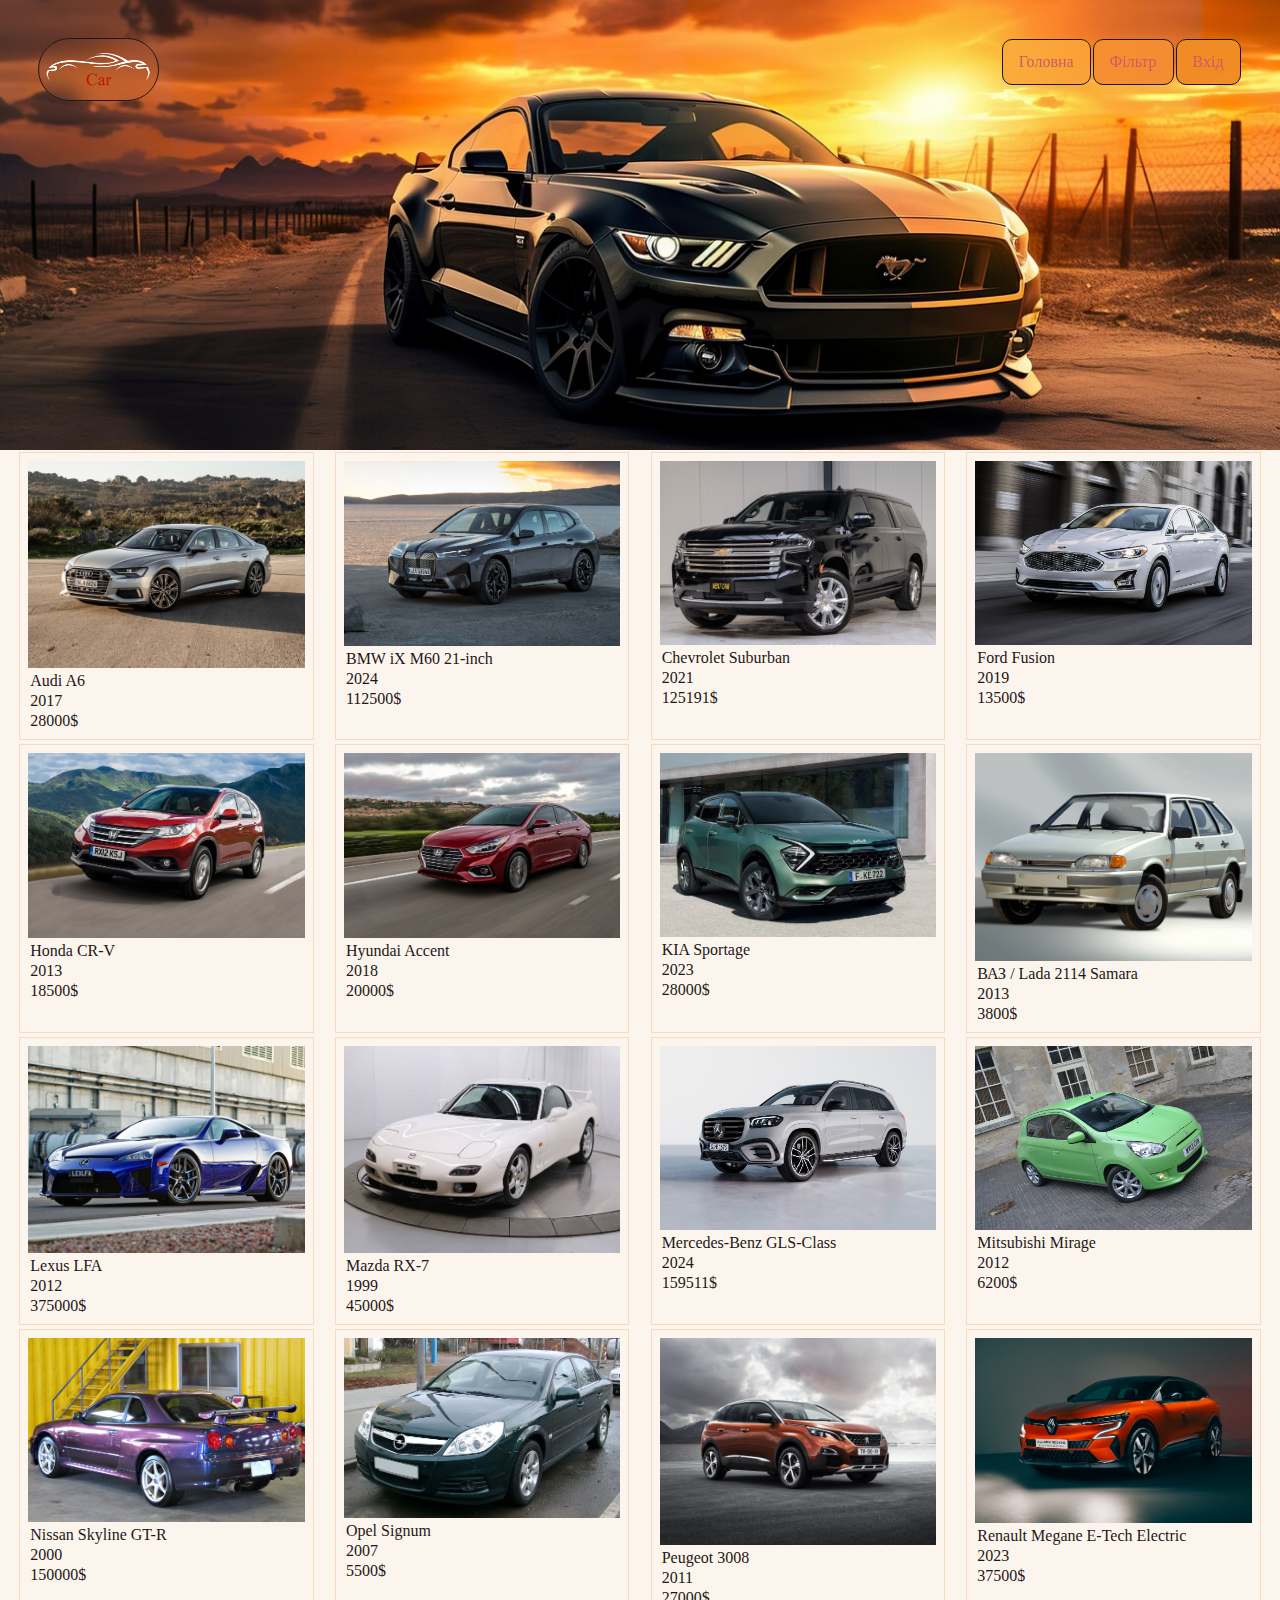
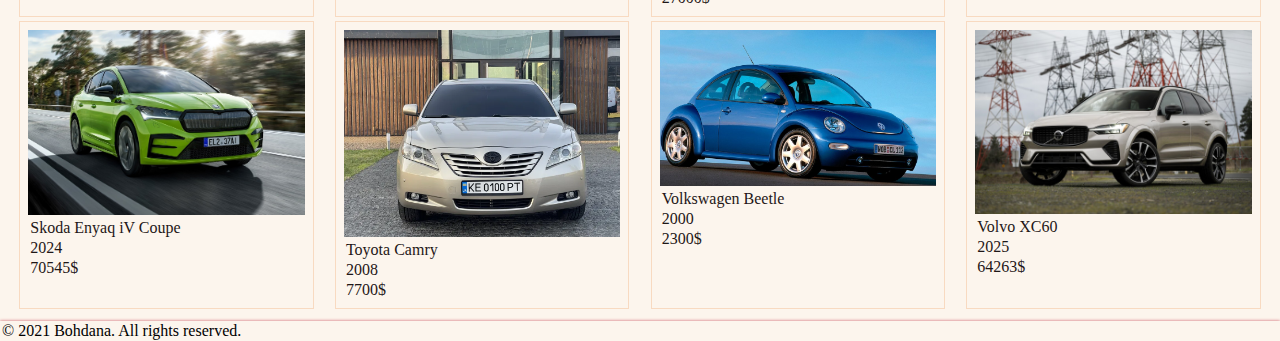
<file: index.html>
<!DOCTYPE html>
<html lang="en">
<head>
    <meta charset="UTF-8">
    <title>Main page</title>
    <link rel="stylesheet" href="styles/reset.css">
    <link rel="stylesheet" href="styles/main-page.css">
    <link rel="stylesheet" href="styles/index.css">
</head>
<body>
<div class="main-wrapper">

    <header class="header">
        <div class="header-container">
            <div class="logo">
                <a href="#">
                    <img src="icons/logo.png" alt="logo" class="logo-img">
                </a>
            </div>

            <ul class="nav">
                <li class="nav_item">
                    <a href="index.html" class="nav_link">Головна</a>
                </li>
                <li class="nav_item">
                    <a href="pages/filter.html" class="nav_link">Фільтр</a>
                </li>
                <li class="nav_item">
                    <a href="pages/authorization.html" class="nav_link">Вхід</a>
                </li>
            </ul>
        </div>
    </header>


    <div class="products-wrapper">

        <div class="product">
            <a href="" class="product__link">

                <img src="images/audi.webp" alt="Audi A6" class="product__image">

                <p class="product__item">
                    Audi A6
                </p>

                <p class="product__year">
                    2017
                </p>

                <p class="product__price">
                    28000$
                </p>

            </a>
        </div>
        <div class="product">

            <a href="" class="product__link">

                <img src="images/bmw.jpg" alt="BMW iX M60 21-inch" class="product__image">

                <p class="product__item">
                    BMW iX M60 21-inch
                </p>

                <p class="product__year">
                    2024
                </p>

                <p class="product__price">
                    112500$
                </p>

            </a>
        </div>
        <div class="product">

            <a href="" class="product__link">

                <img src="images/chevrolet.jpg" alt="Chevrolet Suburban" class="product__image">

                <p class="product__item">
                    Chevrolet Suburban
                </p>

                <p class="product__year">
                    2021
                </p>

                <p class="product__price">
                    125191$
                </p>

            </a>
        </div>
        <div class="product">

            <a href="" class="product__link">

                <img src="images/ford.jpg" alt="Ford Fusion" class="product__image">

                <p class="product__item">
                    Ford Fusion
                </p>

                <p class="product__year">
                    2019
                </p>

                <p class="product__price">
                    13500$
                </p>

            </a>
        </div>
        <div class="product">

            <a href="" class="product__link">

                <img src="images/honda.jpg" alt="Honda CR-V" class="product__image">

                <p class="product__item">
                    Honda CR-V
                </p>

                <p class="product__year">
                    2013
                </p>

                <p class="product__price">
                    18500$
                </p>

            </a>
        </div>
        <div class="product">

            <a href="" class="product__link">

                <img src="images/hyundai.jpg" alt="Hyundai Accent" class="product__image">

                <p class="product__item">
                    Hyundai Accent
                </p>

                <p class="product__year">
                    2018
                </p>

                <p class="product__price">
                    20000$
                </p>

            </a>
        </div>
        <div class="product">

            <a href="" class="product__link">

                <img src="images/kia.jpg" alt="KIA Sportage" class="product__image">

                <p class="product__item">
                    KIA Sportage
                </p>

                <p class="product__year">
                    2023
                </p>

                <p class="product__price">
                    28000$
                </p>

            </a>
        </div>
        <div class="product">

            <a href="" class="product__link">

                <img src="images/lada.webp" alt="ВАЗ / Lada 2114 Samara" class="product__image">

                <p class="product__item">
                    ВАЗ / Lada 2114 Samara
                </p>

                <p class="product__year">
                    2013
                </p>

                <p class="product__price">
                    3800$
                </p>

            </a>
        </div>
        <div class="product">

            <a href="" class="product__link">

                <img src="images/lexus.webp" alt="Lexus LFA" class="product__image">

                <p class="product__item">
                    Lexus LFA
                </p>

                <p class="product__year">
                    2012
                </p>

                <p class="product__price">
                    375000$
                </p>

            </a>
        </div>
        <div class="product">

            <a href="" class="product__link">

                <img src="images/mazda.jpeg" alt="Mazda RX-7" class="product__image">

                <p class="product__item">
                    Mazda RX-7
                </p>

                <p class="product__year">
                    1999
                </p>

                <p class="product__price">
                    45000$
                </p>

            </a>
        </div>
        <div class="product">

            <a href="" class="product__link">

                <img src="images/mersedes-benz.jpg" alt="Mercedes-Benz GLS-Class" class="product__image">

                <p class="product__item">
                    Mercedes-Benz GLS-Class
                </p>

                <p class="product__year">
                    2024
                </p>

                <p class="product__price">
                    159511$
                </p>

            </a>
        </div>
        <div class="product">

            <a href="" class="product__link">

                <img src="images/mitsubishi.jpg" alt="Mitsubishi Mirage" class="product__image">

                <p class="product__item">
                    Mitsubishi Mirage
                </p>

                <p class="product__year">
                    2012
                </p>

                <p class="product__price">
                    6200$
                </p>

            </a>
        </div>
        <div class="product">

            <a href="" class="product__link">

                <img src="images/nissan.jpg" alt="Nissan Skyline GT-R" class="product__image">

                <p class="product__item">
                    Nissan Skyline GT-R
                </p>

                <p class="product__year">
                    2000
                </p>

                <p class="product__price">
                    150000$
                </p>

            </a>
        </div>
        <div class="product">

            <a href="" class="product__link">

                <img src="images/opel.jpg" alt="Opel Signum" class="product__image">

                <p class="product__item">
                    Opel Signum
                </p>

                <p class="product__year">
                    2007
                </p>

                <p class="product__price">
                    5500$
                </p>

            </a>
        </div>
        <div class="product">

            <a href="" class="product__link">

                <img src="images/peugeot.jpg" alt="Peugeot 3008" class="product__image">

                <p class="product__item">
                    Peugeot 3008
                </p>

                <p class="product__year">
                    2011
                </p>

                <p class="product__price">
                    27000$
                </p>

            </a>
        </div>
        <div class="product">

            <a href="" class="product__link">

                <img src="images/renault.jpg" alt="Renault Megane E-Tech Electric" class="product__image">

                <p class="product__item">
                    Renault Megane E-Tech Electric
                </p>

                <p class="product__year">
                    2023
                </p>

                <p class="product__price">
                    37500$
                </p>

            </a>
        </div>
        <div class="product">

            <a href="" class="product__link">

                <img src="images/skoda.jpg" alt="Skoda Enyaq iV Coupe" class="product__image">

                <p class="product__item">
                    Skoda Enyaq iV Coupe
                </p>

                <p class="product__year">
                    2024
                </p>

                <p class="product__price">
                    70545$
                </p>

            </a>
        </div>
        <div class="product">

            <a href="" class="product__link">

                <img src="images/toyota.webp" alt="Toyota Camry" class="product__image">

                <p class="product__item">
                    Toyota Camry
                </p>

                <p class="product__year">
                    2008
                </p>

                <p class="product__price">
                    7700$
                </p>

            </a>
        </div>
        <div class="product">

            <a href="" class="product__link">

                <img src="images/volkswagen.jpg" alt="Volkswagen Beetle" class="product__image">

                <p class="product__item">
                    Volkswagen Beetle
                </p>

                <p class="product__year">
                    2000
                </p>

                <p class="product__price">
                    2300$
                </p>

            </a>
        </div>
        <div class="product">

            <a href="" class="product__link">

                <img src="images/volvo.JPG" alt="Volvo XC60" class="product__image">

                <p class="product__item">
                    Volvo XC60
                </p>

                <p class="product__year">
                    2025
                </p>

                <p class="product__price">
                    64263$
                </p>

            </a>
        </div>

    </div>
</div>

<footer class="footer">
    <p class="footer__copyright">© 2021 Bohdana. All rights reserved.</p>
</footer>

</body>
</html>
</file>
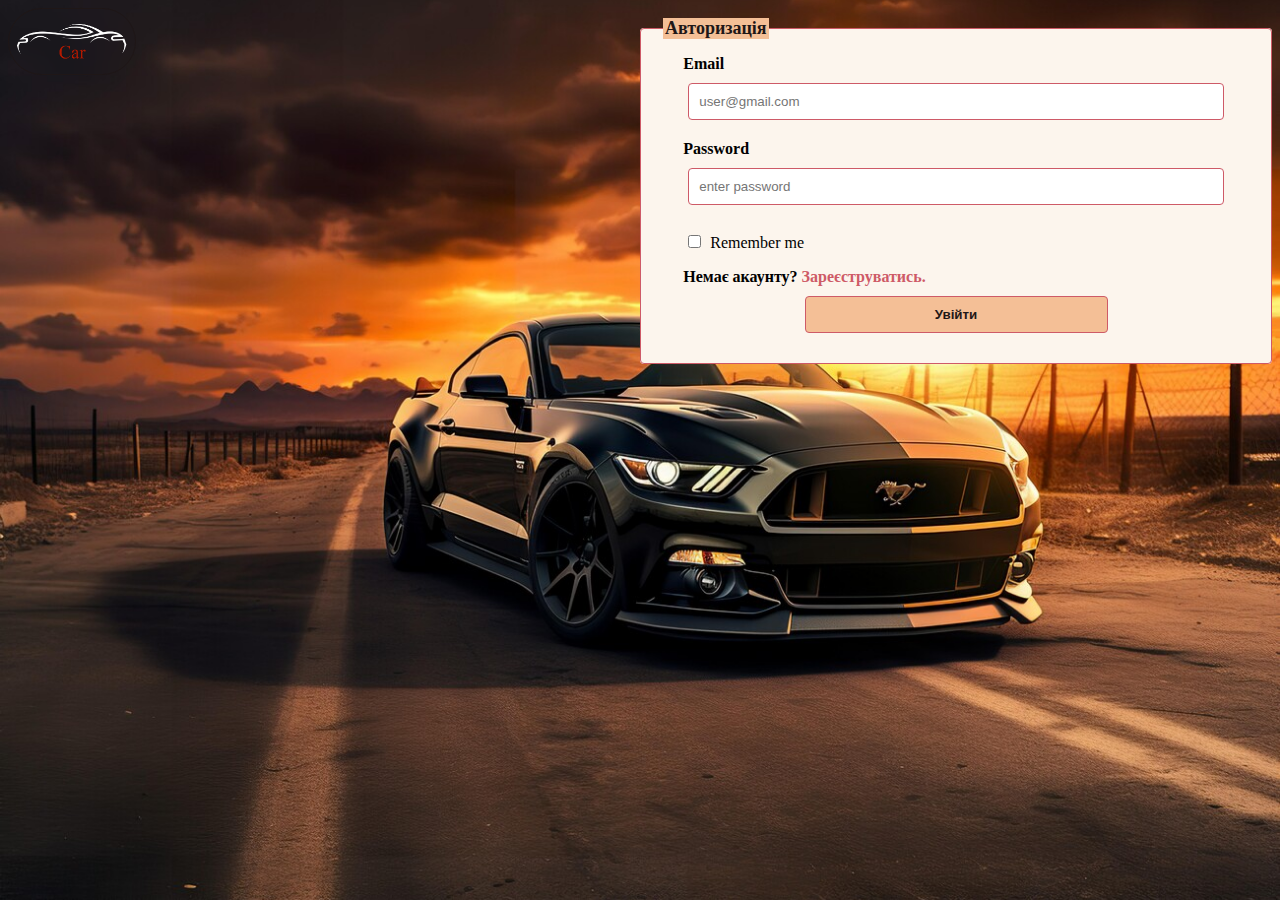
<file: pages/authorization.html>
<!DOCTYPE html>
<html lang="en">
<head>
    <meta charset="UTF-8">
    <title>Sign in</title>
    <link rel="stylesheet" href="../styles/index.css">
    <link rel="stylesheet" href="../styles/form.css">
</head>
<body>
<div class="page-wrap">

<div class="logo">
    <a href="#">
        <img src="../icons/logo.png" alt="logo" class="logo-img">
    </a>
</div>

<form method="post" action="https://fom.in.ua/echo">

    <fieldset class="sing">
        <legend>Авторизація</legend>

        <div class="sign-up">
            <div class="sign-up-item">
                <label for="email"><b>Email</b></label>
                <input id="email" type="text" placeholder="user@gmail.com" name="email" required>
            </div>
            <div class="sign-up-item">
                <label for="psw"><b>Password</b></label>
                <input id="psw" type="password" placeholder="enter password" name="psw" required>
            </div>
        </div>

        <div class="remember-me">
            <input type="checkbox" name="remember" value="remember" id="remember">
            <label for="remember">Remember me</label>
            <br>
            <span><b>Немає акаунту? <a href="registration.html">Зареєструватись.</a></b></span>
        </div>

        <div class="sign-up">
            <input type="submit" class="submit-button" value="Увійти">
        </div>

    </fieldset>
</form>
</div>

<script src="../scripts/redirect.js"></script>

</body>
</html>
</file>
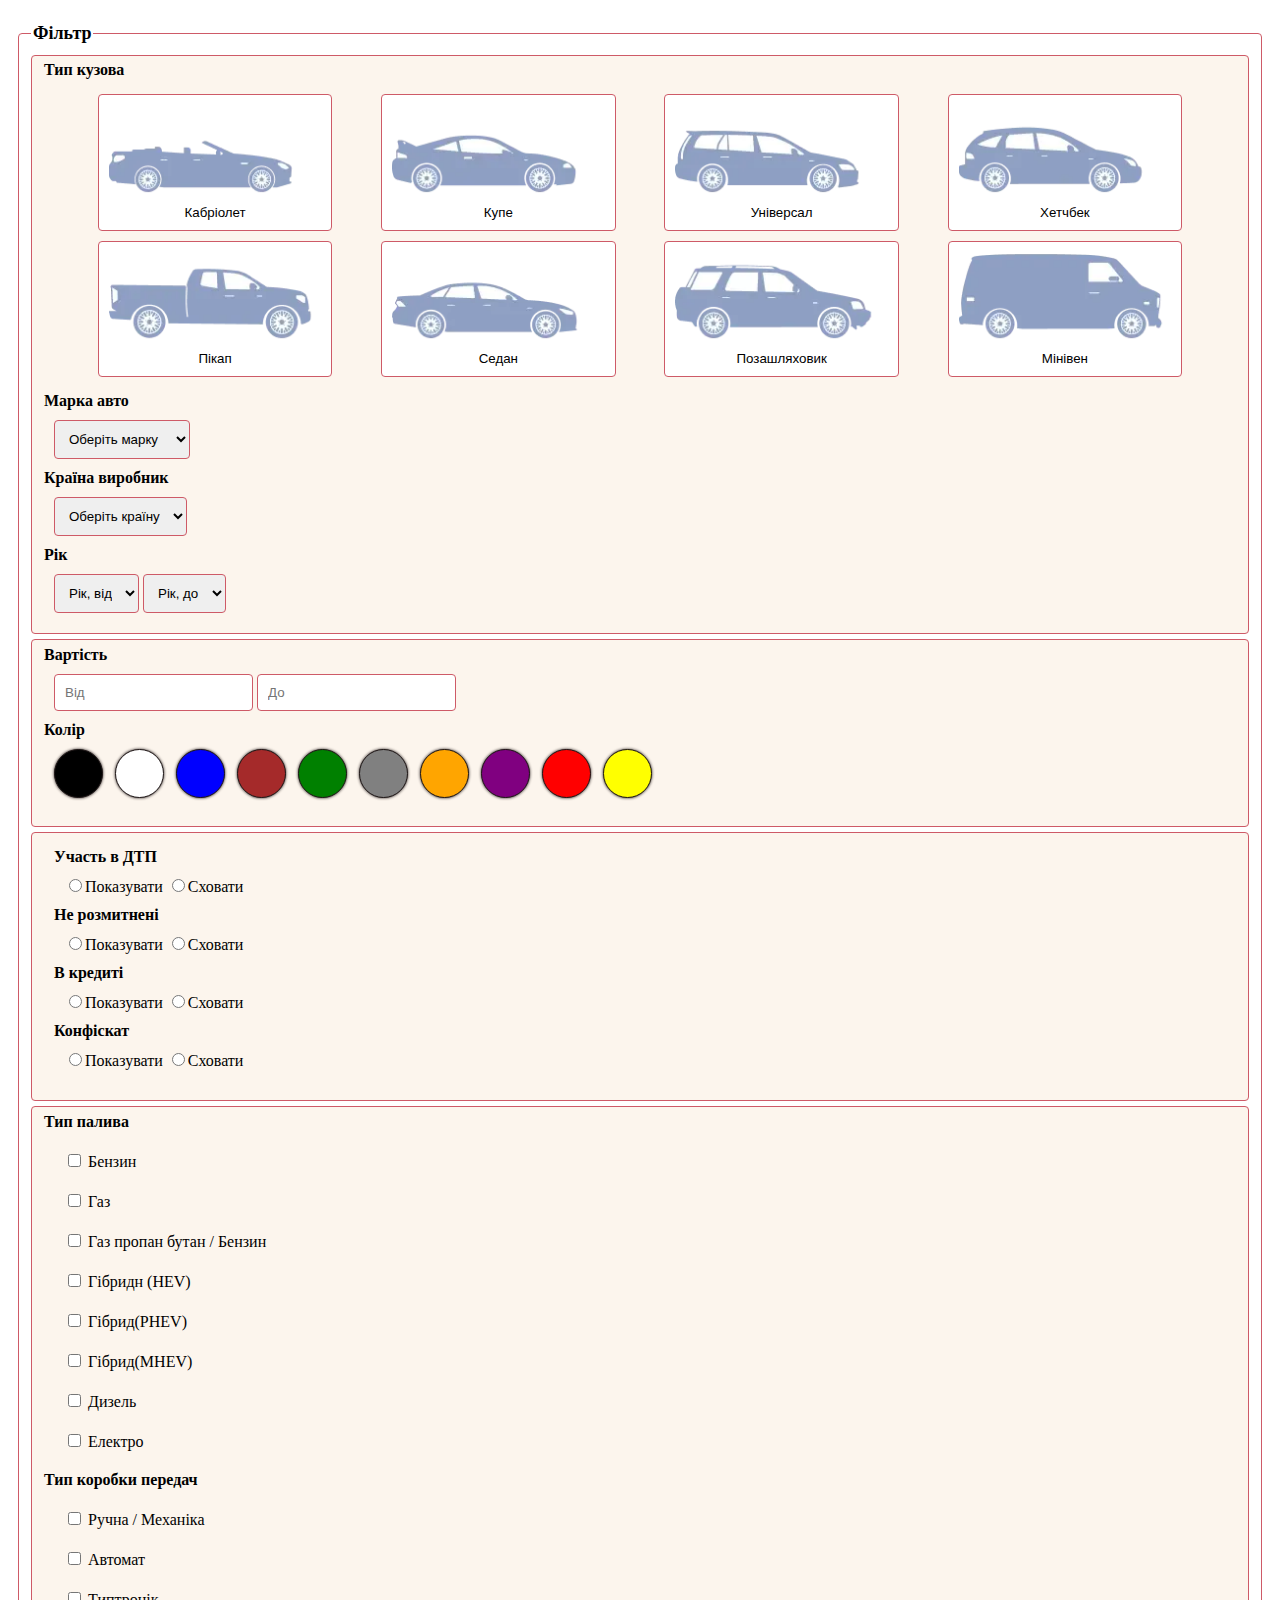
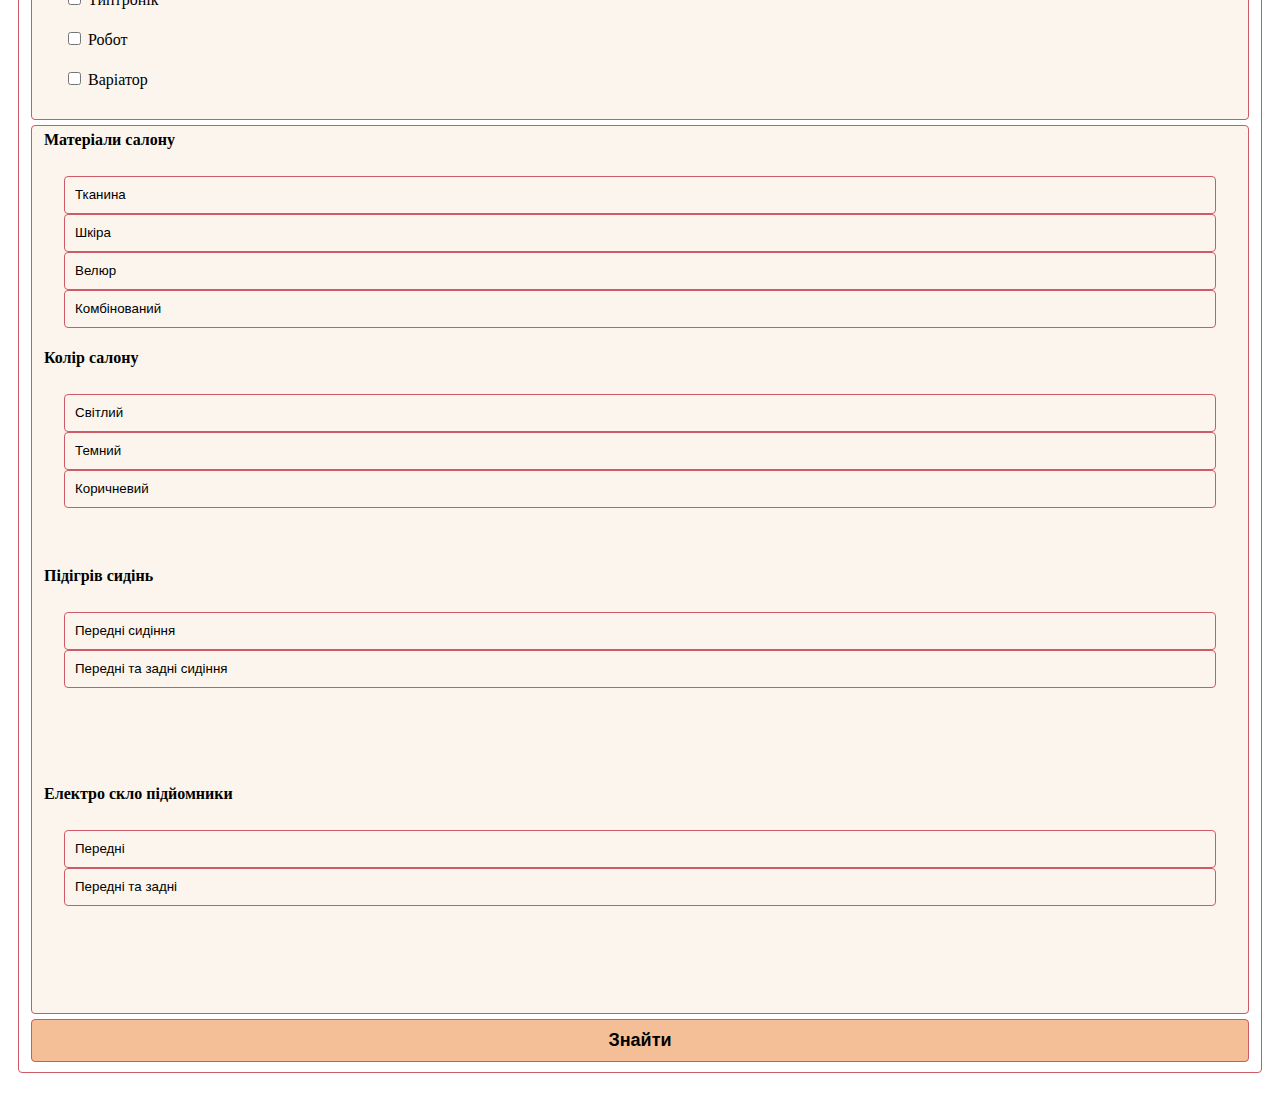
<file: pages/filter.html>
<!DOCTYPE html>
<html lang="en" xmlns="http://www.w3.org/1999/html">
<head>
    <meta charset="UTF-8">
    <title>Title</title>
    <link rel="stylesheet" href="../styles/filter.css">
</head>
<body>

<div class="filter-wrap">
    <form method="post" action="https://fom.in.ua/echo">
        <fieldset class="background">
            <legend>Фільтр</legend>
        <fieldset>
            <!--Vehicle type-->
            <span>Тип кузова</span>
            <div class="body-type">
                <button name="cabriolet" type="button" class="body-type-choice" value="Cabriolet">
                    <img src="../icons/cabriolet.webp" alt="Cabriolet">
                    Кабріолет
                </button>
                <button type="button" class="body-type-choice">
                    <img src="../icons/coupe.webp" alt="Coupe">
                    Купе
                </button>
                <button type="button" class="body-type-choice">
                    <img src="../icons/estate.webp" alt="Estate car">
                    Універсал
                </button>
                <button type="button" class="body-type-choice">
                    <img src="../icons/hatchback.webp" alt="Hatchback">
                    Хетчбек
                </button>
                <button type="button" class="body-type-choice">
                    <img src="../icons/pick-up.webp" alt="Pick-up">
                    Пікап
                </button>
                <button type="button" class="body-type-choice">
                    <img src="../icons/sedan.webp" alt="Sedan">
                    Седан
                </button>
                <button type="button" class="body-type-choice">
                    <img src="../icons/suv.webp" alt="SUV / Off-road">
                    Позашляховик
                </button>
                <button type="button" class="body-type-choice">
                    <img src="../icons/van.webp" alt="Van">
                    Мінівен
                </button>
            </div>

            <!--Make-->
            <span>Марка авто</span>
            <div class="make">
                <select name="make" id="make">
                    <option value="makes">Оберіть марку</option>
                    <option value="audi">Audi</option>
                    <option value="bmw">BMW</option>
                    <option value="chevrolet">Chevrolet</option>
                    <option value="ford">Ford</option>
                    <option value="honda">Honda</option>
                    <option value="hyundai">Hyundai</option>
                    <option value="kia">Kia</option>
                    <option value="lada">ВАЗ / Lada</option>
                    <option value="lexus">Lexus</option>
                    <option value="mazda">Mazda</option>
                    <option value="mercedes-benz">Mercedes-Benz</option>
                    <option value="mitsubishi">Mitsubishi</option>
                    <option value="nissan">Nissan</option>
                    <option value="opel">Opel</option>
                    <option value="peugeot">Peugeot</option>
                    <option value="renault">Renault</option>
                    <option value="skoda">Skoda</option>
                    <option value="toyota">Toyota</option>
                    <option value="volkswagen">Volkswagen</option>
                    <option value="volvo">Volvo</option>
                </select>
            </div>
            <!--Countries-->
            <span>Країна виробник</span>
            <div class="countries">
                <select name="countries" id="countries">
                    <option value="countries">Оберіть країну</option>
                    <option value="australia">Австралія</option>
                    <option value="austria">Австрія</option>
                    <option value="algeria">Алжир</option>
                    <option value="england">Англія</option>
                    <option value="argentina">Аргентина</option>
                    <option value="belgium">Бельгія</option>
                    <option value="brazil">Бразилія</option>
                    <option value="greece">Греція</option>
                    <option value="georgia">Грузія</option>
                    <option value="denmark">Данія</option>
                    <option value="estonia">Естонія</option>
                    <option value="egypt">Єгипет</option>
                    <option value="israel">Ізраїль</option>
                    <option value="india">Індія</option>
                    <option value="iran">Іран</option>
                    <option value="ireland">Ірландія</option>
                    <option value="iceland">Ісландія</option>
                    <option value="italy">Італія</option>
                    <option value="kazakhstan">Казахстан</option>
                    <option value="canada">Канада</option>
                    <option value="china">Китай</option>
                    <option value="korea">Корея</option>
                    <option value="latvia">Латвія</option>
                    <option value="lithuania">Литва</option>
                    <option value="luxembourg">Люксембург</option>
                    <option value="malaysia">Малайзія</option>
                    <option value="moldova">Молдова</option>
                    <option value="monaco">Монако</option>
                    <option value="netherlands">Нідерланди</option>
                    <option value="germany">Німеччина</option>
                    <option value="norway">Норвегія</option>
                    <option value="uae">ОАЕ</option>
                    <option value="poland">Польща</option>
                    <option value="portugal">Португалія</option>
                    <option value="romania">Румунія</option>
                    <option value="serbia">Сербія</option>
                    <option value="slovakia">Словаччина</option>
                    <option value="slovenia">Словенія</option>
                    <option value="usa">США</option>
                    <option value="tajikistan">Таджикистан</option>
                    <option value="thailand">Таїланд</option>
                    <option value="taiwan">Тайвань</option>
                    <option value="turkey">Туреччина</option>
                    <option value="hungary">Угорщина</option>
                    <option value="uzbekistan">Узбекистан</option>
                    <option value="ukraine">Україна</option>
                    <option value="finland">Фінляндія</option>
                    <option value="france">Франція</option>
                    <option value="croatia">Хорватія</option>
                    <option value="czech republic">Чехія</option>
                    <option value="switzerland">Швейцарія</option>
                    <option value="sweden">Швеція</option>
                    <option value="japan">Японія</option>
                </select>
            </div>

            <!--REGISTRATION-->
            <span>Рік</span>
            <div class="registration">
                <select id="year-from">
                    <option value="0">Рік, від</option>
                    <option value="2024">2024</option>
                    <option value="2023">2023</option>
                    <option value="2022">2022</option>
                    <option value="2021">2021</option>
                    <option value="2020">2020</option>
                    <option value="2019">2019</option>
                    <option value="2018">2018</option>
                    <option value="2017">2017</option>
                    <option value="2016">2016</option>
                    <option value="2015">2015</option>
                    <option value="2014">2014</option>
                    <option value="2013">2013</option>
                    <option value="2012">2012</option>
                    <option value="2011">2011</option>
                    <option value="2010">2010</option>
                    <option value="2009">2009</option>
                    <option value="2008">2008</option>
                    <option value="2007">2007</option>
                    <option value="2006">2006</option>
                    <option value="2005">2005</option>
                    <option value="2004">2004</option>
                    <option value="2003">2003</option>
                    <option value="2002">2002</option>
                    <option value="2001">2001</option>
                    <option value="2000">2000</option>
                    <option value="1999">1999</option>
                    <option value="1998">1998</option>
                    <option value="1997">1997</option>
                    <option value="1996">1996</option>
                    <option value="1995">1995</option>
                    <option value="1994">1994</option>
                    <option value="1993">1993</option>
                    <option value="1992">1992</option>
                    <option value="1991">1991</option>
                    <option value="1990">1990</option>
                    <option value="1989">1989</option>
                    <option value="1988">1988</option>
                    <option value="1987">1987</option>
                    <option value="1986">1986</option>
                    <option value="1985">1985</option>
                    <option value="1984">1984</option>
                    <option value="1983">1983</option>
                    <option value="1982">1982</option>
                    <option value="1981">1981</option>
                    <option value="1980">1980</option>
                    <option value="1979">1979</option>
                    <option value="1978">1978</option>
                    <option value="1977">1977</option>
                    <option value="1976">1976</option>
                    <option value="1975">1975</option>
                    <option value="1974">1974</option>
                    <option value="1973">1973</option>
                    <option value="1972">1972</option>
                    <option value="1971">1971</option>
                    <option value="1970">1970</option>
                    <option value="1969">1969</option>
                    <option value="1968">1968</option>
                    <option value="1967">1967</option>
                    <option value="1966">1966</option>
                    <option value="1965">1965</option>
                    <option value="1964">1964</option>
                    <option value="1963">1963</option>
                    <option value="1962">1962</option>
                    <option value="1961">1961</option>
                    <option value="1960">1960</option>
                    <option value="1959">1959</option>
                    <option value="1958">1958</option>
                    <option value="1957">1957</option>
                    <option value="1956">1956</option>
                    <option value="1955">1955</option>
                    <option value="1954">1954</option>
                    <option value="1953">1953</option>
                    <option value="1952">1952</option>
                    <option value="1951">1951</option>
                    <option value="1950">1950</option>
                    <option value="1949">1949</option>
                    <option value="1948">1948</option>
                    <option value="1947">1947</option>
                    <option value="1946">1946</option>
                    <option value="1945">1945</option>
                    <option value="1944">1944</option>
                    <option value="1943">1943</option>
                    <option value="1942">1942</option>
                    <option value="1941">1941</option>
                    <option value="1940">1940</option>
                    <option value="1939">1939</option>
                    <option value="1938">1938</option>
                    <option value="1937">1937</option>
                    <option value="1936">1936</option>
                    <option value="1935">1935</option>
                    <option value="1934">1934</option>
                    <option value="1933">1933</option>
                    <option value="1932">1932</option>
                    <option value="1931">1931</option>
                    <option value="1930">1930</option>
                    <option value="1929">1929</option>
                    <option value="1928">1928</option>
                    <option value="1927">1927</option>
                    <option value="1926">1926</option>
                    <option value="1925">1925</option>
                    <option value="1924">1924</option>
                    <option value="1923">1923</option>
                    <option value="1922">1922</option>
                    <option value="1921">1921</option>
                    <option value="1920">1920</option>
                    <option value="1919">1919</option>
                    <option value="1918">1918</option>
                    <option value="1917">1917</option>
                    <option value="1916">1916</option>
                    <option value="1915">1915</option>
                    <option value="1914">1914</option>
                    <option value="1913">1913</option>
                    <option value="1912">1912</option>
                    <option value="1911">1911</option>
                    <option value="1910">1910</option>
                    <option value="1909">1909</option>
                    <option value="1908">1908</option>
                    <option value="1907">1907</option>
                    <option value="1906">1906</option>
                    <option value="1905">1905</option>
                    <option value="1904">1904</option>
                    <option value="1903">1903</option>
                    <option value="1902">1902</option>
                    <option value="1901">1901</option>
                    <option value="1900">1900</option>
                </select>
                <select id="year-to">
                    <option value="0">Рік, до</option>
                    <option value="2024">2024</option>
                    <option value="2023">2023</option>
                    <option value="2022">2022</option>
                    <option value="2021">2021</option>
                    <option value="2020">2020</option>
                    <option value="2019">2019</option>
                    <option value="2018">2018</option>
                    <option value="2017">2017</option>
                    <option value="2016">2016</option>
                    <option value="2015">2015</option>
                    <option value="2014">2014</option>
                    <option value="2013">2013</option>
                    <option value="2012">2012</option>
                    <option value="2011">2011</option>
                    <option value="2010">2010</option>
                    <option value="2009">2009</option>
                    <option value="2008">2008</option>
                    <option value="2007">2007</option>
                    <option value="2006">2006</option>
                    <option value="2005">2005</option>
                    <option value="2004">2004</option>
                    <option value="2003">2003</option>
                    <option value="2002">2002</option>
                    <option value="2001">2001</option>
                    <option value="2000">2000</option>
                    <option value="1999">1999</option>
                    <option value="1998">1998</option>
                    <option value="1997">1997</option>
                    <option value="1996">1996</option>
                    <option value="1995">1995</option>
                    <option value="1994">1994</option>
                    <option value="1993">1993</option>
                    <option value="1992">1992</option>
                    <option value="1991">1991</option>
                    <option value="1990">1990</option>
                    <option value="1989">1989</option>
                    <option value="1988">1988</option>
                    <option value="1987">1987</option>
                    <option value="1986">1986</option>
                    <option value="1985">1985</option>
                    <option value="1984">1984</option>
                    <option value="1983">1983</option>
                    <option value="1982">1982</option>
                    <option value="1981">1981</option>
                    <option value="1980">1980</option>
                    <option value="1979">1979</option>
                    <option value="1978">1978</option>
                    <option value="1977">1977</option>
                    <option value="1976">1976</option>
                    <option value="1975">1975</option>
                    <option value="1974">1974</option>
                    <option value="1973">1973</option>
                    <option value="1972">1972</option>
                    <option value="1971">1971</option>
                    <option value="1970">1970</option>
                    <option value="1969">1969</option>
                    <option value="1968">1968</option>
                    <option value="1967">1967</option>
                    <option value="1966">1966</option>
                    <option value="1965">1965</option>
                    <option value="1964">1964</option>
                    <option value="1963">1963</option>
                    <option value="1962">1962</option>
                    <option value="1961">1961</option>
                    <option value="1960">1960</option>
                    <option value="1959">1959</option>
                    <option value="1958">1958</option>
                    <option value="1957">1957</option>
                    <option value="1956">1956</option>
                    <option value="1955">1955</option>
                    <option value="1954">1954</option>
                    <option value="1953">1953</option>
                    <option value="1952">1952</option>
                    <option value="1951">1951</option>
                    <option value="1950">1950</option>
                    <option value="1949">1949</option>
                    <option value="1948">1948</option>
                    <option value="1947">1947</option>
                    <option value="1946">1946</option>
                    <option value="1945">1945</option>
                    <option value="1944">1944</option>
                    <option value="1943">1943</option>
                    <option value="1942">1942</option>
                    <option value="1941">1941</option>
                    <option value="1940">1940</option>
                    <option value="1939">1939</option>
                    <option value="1938">1938</option>
                    <option value="1937">1937</option>
                    <option value="1936">1936</option>
                    <option value="1935">1935</option>
                    <option value="1934">1934</option>
                    <option value="1933">1933</option>
                    <option value="1932">1932</option>
                    <option value="1931">1931</option>
                    <option value="1930">1930</option>
                    <option value="1929">1929</option>
                    <option value="1928">1928</option>
                    <option value="1927">1927</option>
                    <option value="1926">1926</option>
                    <option value="1925">1925</option>
                    <option value="1924">1924</option>
                    <option value="1923">1923</option>
                    <option value="1922">1922</option>
                    <option value="1921">1921</option>
                    <option value="1920">1920</option>
                    <option value="1919">1919</option>
                    <option value="1918">1918</option>
                    <option value="1917">1917</option>
                    <option value="1916">1916</option>
                    <option value="1915">1915</option>
                    <option value="1914">1914</option>
                    <option value="1913">1913</option>
                    <option value="1912">1912</option>
                    <option value="1911">1911</option>
                    <option value="1910">1910</option>
                    <option value="1909">1909</option>
                    <option value="1908">1908</option>
                    <option value="1907">1907</option>
                    <option value="1906">1906</option>
                    <option value="1905">1905</option>
                    <option value="1904">1904</option>
                    <option value="1903">1903</option>
                    <option value="1902">1902</option>
                    <option value="1901">1901</option>
                    <option value="1900">1900</option>
                </select>
            </div>
        </fieldset>

        <fieldset>
            <!--PRICE (USD)-->
            <span>Вартість</span>
            <div class="price">
                <input type="number" id="at_price-from" placeholder="Від" class="elem">
                <input type="number" id="at_price-to" placeholder="До" class="elem">
            </div>

            <!--COLOR-->
            <span>Колір</span>
            <div class="color">
                <button type="button" class="color-choice black"></button>
                <button type="button" class="color-choice white"></button>
                <button type="button" class="color-choice blue"></button>
                <button type="button" class="color-choice brown"></button>
                <button type="button" class="color-choice green"></button>
                <button type="button" class="color-choice grey"></button>
                <button type="button" class="color-choice orange"></button>
                <button type="button" class="color-choice purple"></button>
                <button type="button" class="color-choice red"></button>
                <button type="button" class="color-choice yellow"></button>
            </div>
        </fieldset>

        <fieldset>
            <div class="condition">
                <span>Участь в ДТП</span>
                <div class="condition-item">
                    <input type="radio" name="accident" value="show">Показувати
                    <input type="radio" name="accident" value="hide">Сховати
                </div>
                <span>Не розмитнені</span>
                <div class="condition-item">
                    <input type="radio" name="not-cleared" value="show">Показувати
                    <input type="radio" name="not-cleared" value="hide">Сховати
                </div>
                <span>В кредиті</span>
                <div class="condition-item">
                    <input type="radio" name="credit" value="show">Показувати
                    <input type="radio" name="credit" value="hide">Сховати
                </div>
                <span>Конфіскат</span>
                <div class="condition-item">
                    <input type="radio" name="confiscation" value="show">Показувати
                    <input type="radio" name="confiscation" value="hide">Сховати
                </div>
            </div>
        </fieldset>

        <fieldset>
            <span>Тип палива</span>
            <div class="container-fuel-type">
                <div class="type-of-fuel">
                    <input type="checkbox" id="gasoline" name="fuel-type" value="gasoline">
                    <label for="gasoline">Бензин</label>
                </div>
                <div class="type-of-fuel">
                    <input type="checkbox" id="gas" name="fuel-type" value="gas">
                    <label for="gas">Газ</label>
                </div>
                <div class="type-of-fuel">
                    <input type="checkbox" id="lpg" name="fuel-type" value="lpg">
                    <label for="lpg">Газ пропан бутан / Бензин</label>
                </div>
                <div class="type-of-fuel">
                    <input type="checkbox" id="hev" name="fuel-type" value="hev">
                    <label for="hev">Гібридн (HEV)</label>
                </div>
                <div class="type-of-fuel">
                    <input type="checkbox" id="phev" name="fuel-type" value="phev">
                    <label for="phev">Гібрид(PHEV)</label>
                </div>
                <div class="type-of-fuel">
                    <input type="checkbox" id="mhev" name="fuel-type" value="mhev">
                    <label for="mhev">Гібрид(MHEV)</label>
                </div>
                <div class="type-of-fuel">
                    <input type="checkbox" id="diesel" name="fuel-type" value="diesel">
                    <label for="diesel">Дизель</label>
                </div>
                <div class="type-of-fuel">
                    <input type="checkbox" id="electro" name="fuel-type" value="electro">
                    <label for="electro">Електро</label>
                </div>
            </div>

            <span>Тип коробки передач</span>
            <div class="container-gearbox">
                <div class="gearbox-type">
                    <input type="checkbox" id="amt" name="gearbox" value="AMT">
                    <label for="amt">Ручна / Механіка</label>
                </div>
                <div class="gearbox-type">
                    <input type="checkbox" id="automatic" name="gearbox" value="Automatic">
                    <label for="automatic">Автомат</label>
                </div>
                <div class="gearbox-type">
                    <input type="checkbox" id="typetronic" name="gearbox" value="Typetronic">
                    <label for="typetronic">Типтронік</label>
                </div>
                <div class="gearbox-type">
                    <input type="checkbox" id="robots" name="gearbox" value="Robots">
                    <label for="robots">Робот</label>
                </div>
                <div class="gearbox-type">
                    <input type="checkbox" id="cvt" name="gearbox" value="CVT">
                    <label for="cvt">Варіатор</label>
                </div>
            </div>
        </fieldset>

        <fieldset>
            <span>Матеріали салону</span>
            <div class="additional-container">
                <select multiple="multiple" name="InteriorMaterial" id="interior-material">
                    <option value="Cloth">Тканина</option>
                    <option value="Leather">Шкіра</option>
                    <option value="Velour">Велюр</option>
                    <option value="Combined">Комбінований</option>
                </select>
            </div>

            <span>Колір салону</span>
            <div class="additional-container">
                <select multiple="multiple" name="InteriorColor" id="interior-color">
                    <option value="Light">Світлий</option>
                    <option value="Dark">Темний</option>
                    <option value="Brown">Коричневий</option>
                </select>
            </div>
            <span>Підігрів сидінь</span>
            <div class="additional-container">
                <select multiple="multiple" name="SeatHeating" id="seat-heating">
                    <option value="Front seats">Передні сидіння</option>
                    <option value="Front and rear seats">Передні та задні сидіння</option>
                </select>
            </div>
            <span>Електро скло підйомники</span>
            <div class="additional-container">
                <select multiple="multiple" name="ElectricGlassLifts" id="electric-glass-lifts">
                    <option value="Front">Передні</option>
                    <option value="Front and rear">Передні та задні</option>
                </select>
            </div>

        </fieldset>

        <input type="submit" class="submit-button" value="Знайти">
            </fieldset>
    </form>

</div>


<script>
    const buttons = document.querySelectorAll('button');
    for (let i = 0; i < buttons.length; i++) {
        buttons[i].addEventListener('click', () => {
            buttons[i].classList.toggle('active');
        });
    }
</script>

</body>
</html>
</file>
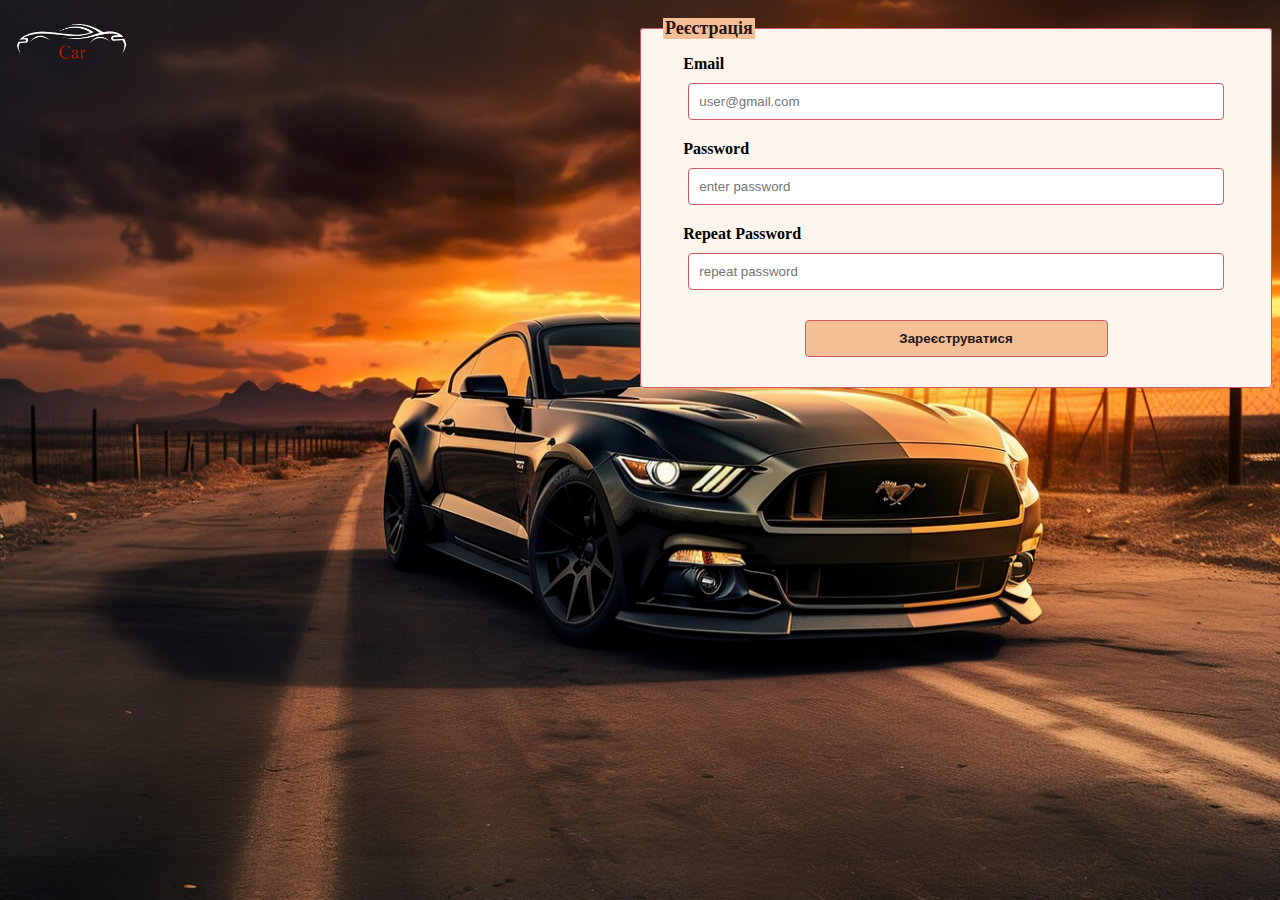
<file: pages/registration.html>
<!DOCTYPE html>
<html lang="en">
<head>
    <meta charset="UTF-8">
    <title>Sign up</title>
    <link rel="stylesheet" href="../styles/index.css">
    <link rel="stylesheet" href="../styles/form.css">
</head>
<body>
<div class="page-wrap">
<div class="logo">
    <a href="#">
        <img src="../icons/logo.png" alt="logo" class="logo-img">
    </a>
</div>

<form method="post" action="https://fom.in.ua/echo">

    <fieldset class="sign">
        <legend>Реєстрація</legend>

        <div class="sign-in">

            <div class="sign-in-item">
                <label for="email"><b>Email</b></label>
                <input id="email" type="text" placeholder="user@gmail.com" name="email" required>
            </div>
            <div class="sign-in-item">
                <label for="psw"><b>Password</b></label>
                <input id="psw" type="password" placeholder="enter password" name="psw" required>
            </div>
            <div class="sign-in-item">
                <label for="psw-repeat"><b>Repeat Password</b></label>
                <input id="psw-repeat" type="password" placeholder="repeat password" name="psw-repeat" required>
            </div>
            <input id="redirect-btn" type="submit" class="submit-button" value="Зареєструватися">

        </div>
    </fieldset>

</form>
</div>
<script src="../scripts/redirect.js"></script>

</body>
</html>
</file>
<file: styles/main-page.css>
body {
    background-color: #fcf5ed;
}

.header {
    background-image: url("../icons/header-img.jpg");
    height: 50vh;
    background-position: center;
    background-size: cover;
}

.logo-img {
    width: 16%;
    backdrop-filter: blur(10px);
    border-radius: 50px;
    border: 1px solid #1f1717;
}

.header-container {
    display: flex;
    flex-direction: row;
    justify-content: space-around;
    padding: 3%;
}

.nav {
    display: flex;
    justify-content: flex-end;
    width: 100%;
    overflow: hidden;
}

.nav_link {
    float: left;
    color: #ce5a67;
    padding: 14px 16px;
    backdrop-filter: blur(50px);
    border-radius: 10px;
    border: 1px solid #1f1717;
    margin: 1px;
}

.nav_link:hover {
    background-color: #f4bf96;
}

.products-wrapper {
    display: flex;
    flex-wrap: wrap;
    justify-content: space-evenly;
}

.product {
    padding: 8px;
    margin: 2px;
    width: 23%;
    border: 1px solid rgba(244, 191, 150, 0.5);
}

.product:hover {
    box-shadow: 0 0 3px 0 rgb(31, 23, 23);
    background-color: #f4bf96;
}

.product__image {
    width: 100%;
}

.footer {
    margin-top: 10px;
    background-color: #fcf5ed;
    box-shadow: 0 0 3px 0 rgb(206, 90, 103);
}
</file>
<file: styles/index.css>
a {
    text-decoration: none;
    color: #1f1717;
    @media only screen and (max-width: 768px) {
        width: inherit;
    }
}

.logo {
    width: fit-content;
}

.logo-img {
    width: 20%;
    backdrop-filter: blur(10px);
    border-radius: 50px;
    border: 1px solid #1f1717;
}

p {
    padding: 2px;
}
</file>
<file: styles/form.css>
body {
    background-image: url("../icons/header-img.jpg");
    height: 50vh;
    background-position: center;
    background-size: cover;
    background-repeat: no-repeat;
    background-attachment: fixed;
}

.page-wrap {
    display: flex;
    @media only screen and (max-width: 768px) {
        flex-direction: column;
    }
}

form {
    width: 100%;
}

legend {
    color: #1f1717;
    background-color: #f4bf96;
}

.sign-in,
.sign-up {
    display: flex;
    flex-direction: column;
    align-items: center;
}

fieldset {
    margin: 10px 0;
    width: auto;
    border: 1px solid #ce5a67;
    border-radius: 4px;
    background-color: #fcf5ed;
}

legend {
    margin: 10px;
    font-size: 18px;
    font-weight: bold;
}

.sign-in-item,
.sign-up-item {
    display: flex;
    flex-direction: column;
    width: 90%;
}

input {
    border: 1px solid #ce5a67;
    border-radius: 4px;
    padding: 10px;
    margin: 10px 5px 20px;
}

.remember-me {
    margin-left: 5%;
}

.submit-button {
    background-color: #F4BF96;
    color: #1F1717;
    cursor: pointer;
    border: 1px solid #ce5a67;
    width: 50%;
    font-weight: bold;
}

span a {
    color: #ce5a67;
}
</file>
<file: styles/filter.css>
.filter-wrap {
    display: flex;
    flex-direction: column;
}

div {
    padding: 10px;
}

img {
    max-width: 100%;
}

fieldset {
    margin: 5px 0;
    width: auto;
    border: 1px solid #ce5a67;
    border-radius: 4px;
    background-color: #fcf5ed;
}

.background {
    background-color: white;
}

legend {
    margin-top: 10px;
    font-size: 18px;
    font-weight: bold;
}

select,
option,
button,
input {
    border: 1px solid #ce5a67;
    border-radius: 4px;
    cursor: pointer;
    padding: 10px;
}

span {
    font-weight: bold;
}

.body-type {
    display: flex;
    flex-wrap: wrap;
    justify-content: space-evenly;
}

.body-type-choice {
    width: 20%;
    display: flex;
    align-items: center;
    flex-direction: column;
    gap: 5px;
    margin: 5px;
    background-color: white;
}

input[type="number"] {
    -moz-appearance: textfield;
    -webkit-appearance: textfield;
    appearance: textfield;
}

input[type="number"]::-webkit-outer-spin-button,
input[type="number"]::-webkit-inner-spin-button {
    display: none;
}

.color-choice {
    box-shadow: 0 0 3px 0 rgb(31, 23, 23);
    border: 1px solid #1f1717;
    border-radius: 50%;
    width: 49px;
    height: 49px;
    margin: 0 .5rem .5rem 0;
}

.black {
    background-color: black;
}

.white {
    background-color: white;
}

.blue {
    background-color: blue;
}

.brown {
    background-color: brown;
}

.green {
    background-color: green;
}

.grey {
    background-color: grey;
}

.orange {
    background-color: orange;
}

.purple {
    background-color: purple;
}

.red {
    background-color: red;
}

.yellow {
    background-color: yellow;
}

.button:active,
.active {
    border: 1px solid #1bbd1b;
    box-shadow: 0 0 3px 0 rgb(27, 189, 27);

}

option {
    display: block;
}

.wind {
    background-color: #fcf5ed;
    display: flex;
    flex-direction: row;
}

div.additional-container select {
    border: none;
    width: 100%;
    background-color: #fcf5ed;
    margin-top: 7px;
}

div.additional-container select option:checked {
    background-color: #f4bf96;
    border: 1px solid #008000;
    box-shadow: 0 0 3px 0 rgb(0, 128, 0);
}

input[type=submit] {
    background-color: #f4bf96;
    width: 100%;
    padding: 10px;
    font-size: 18px;
    font-weight: 600;
}

input[type=submit]:hover {
    background-color: #ce5a67;
    cursor: pointer;
    box-shadow: 0 0 3px 0 rgb(31, 23, 23);
}
</file>
